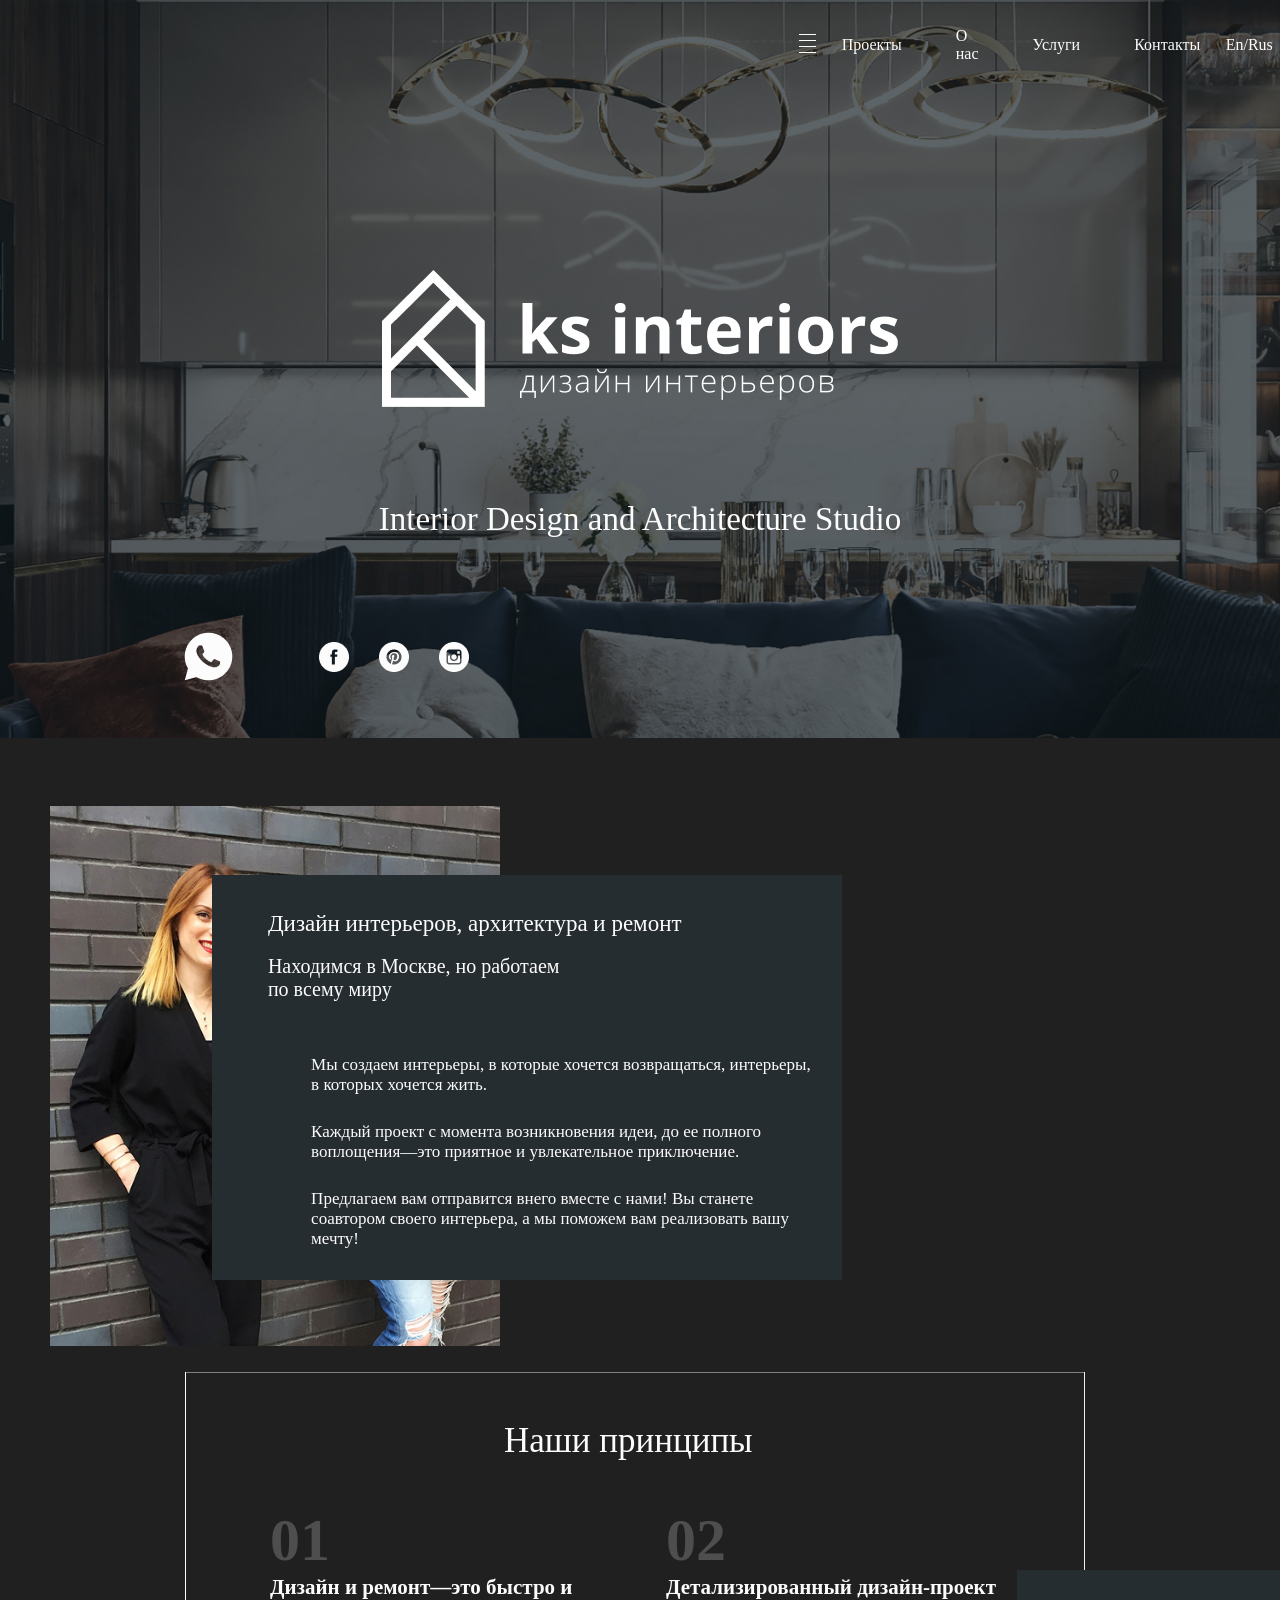
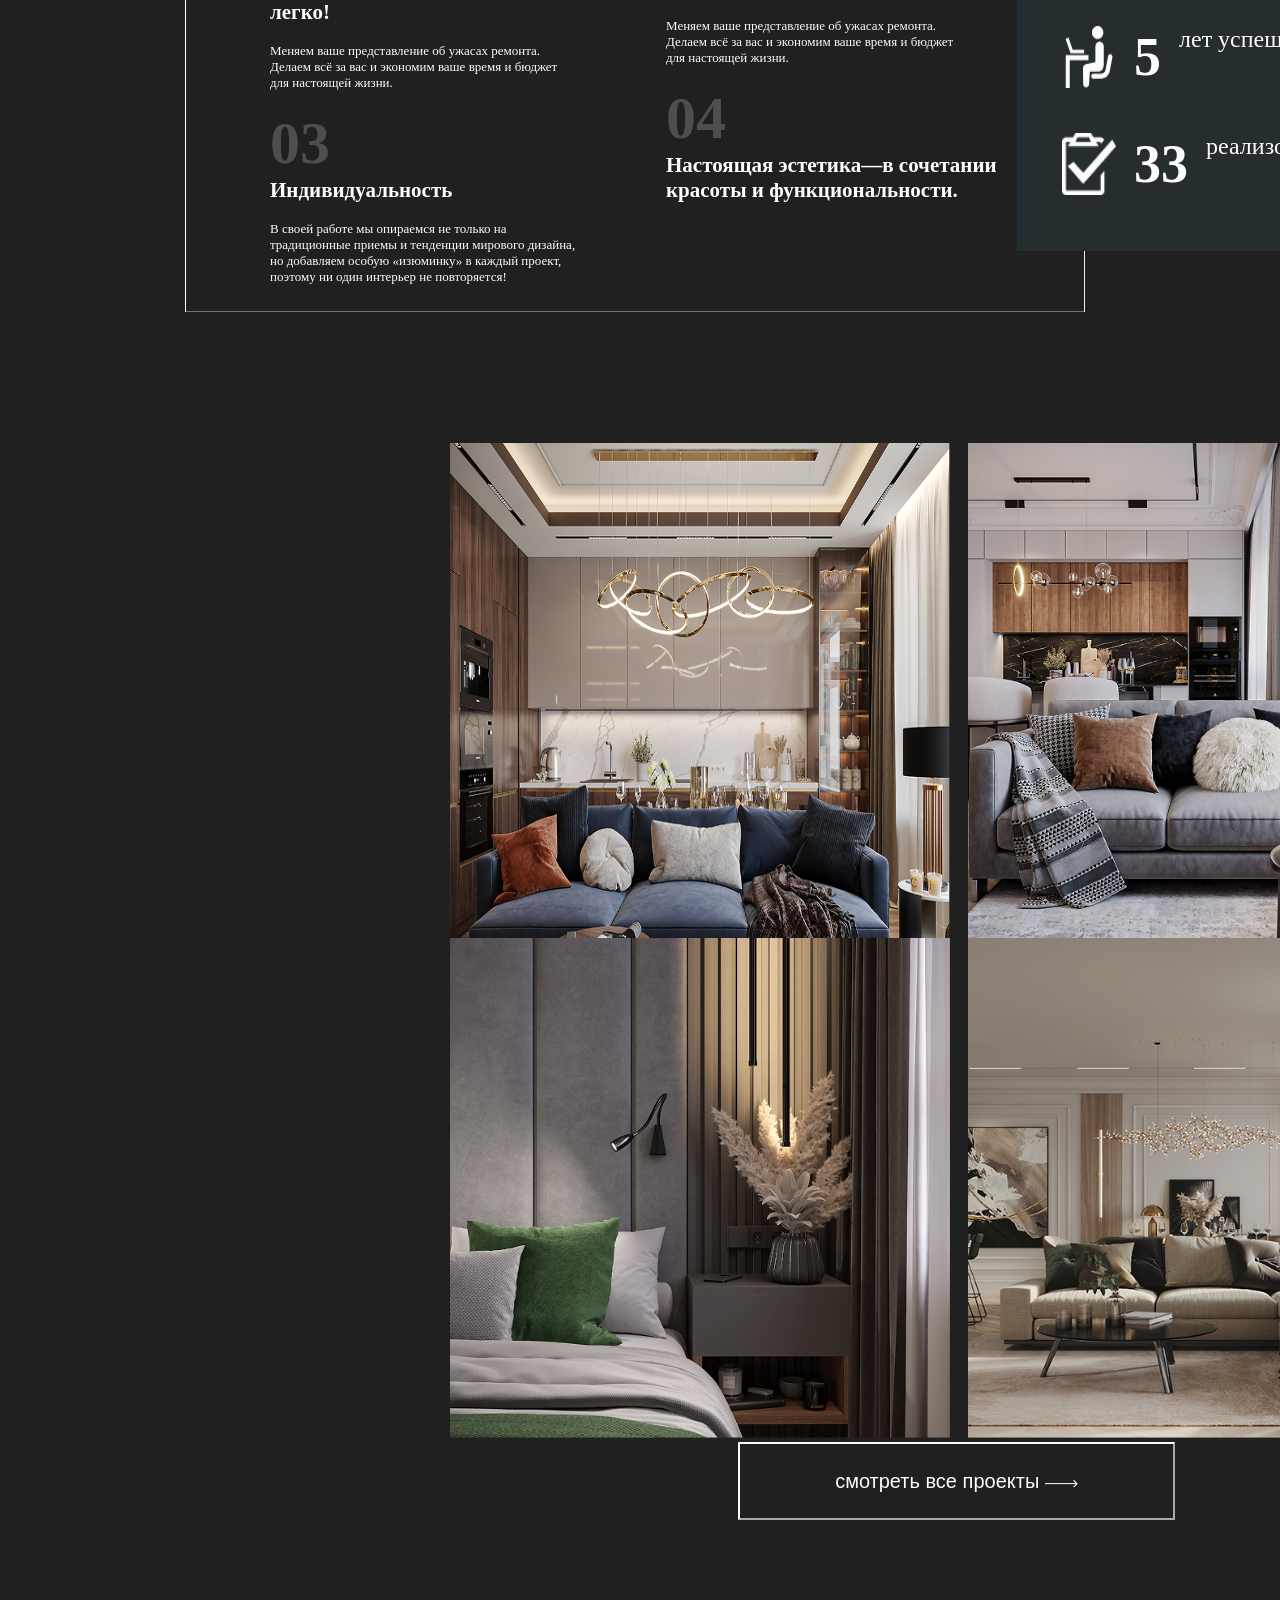
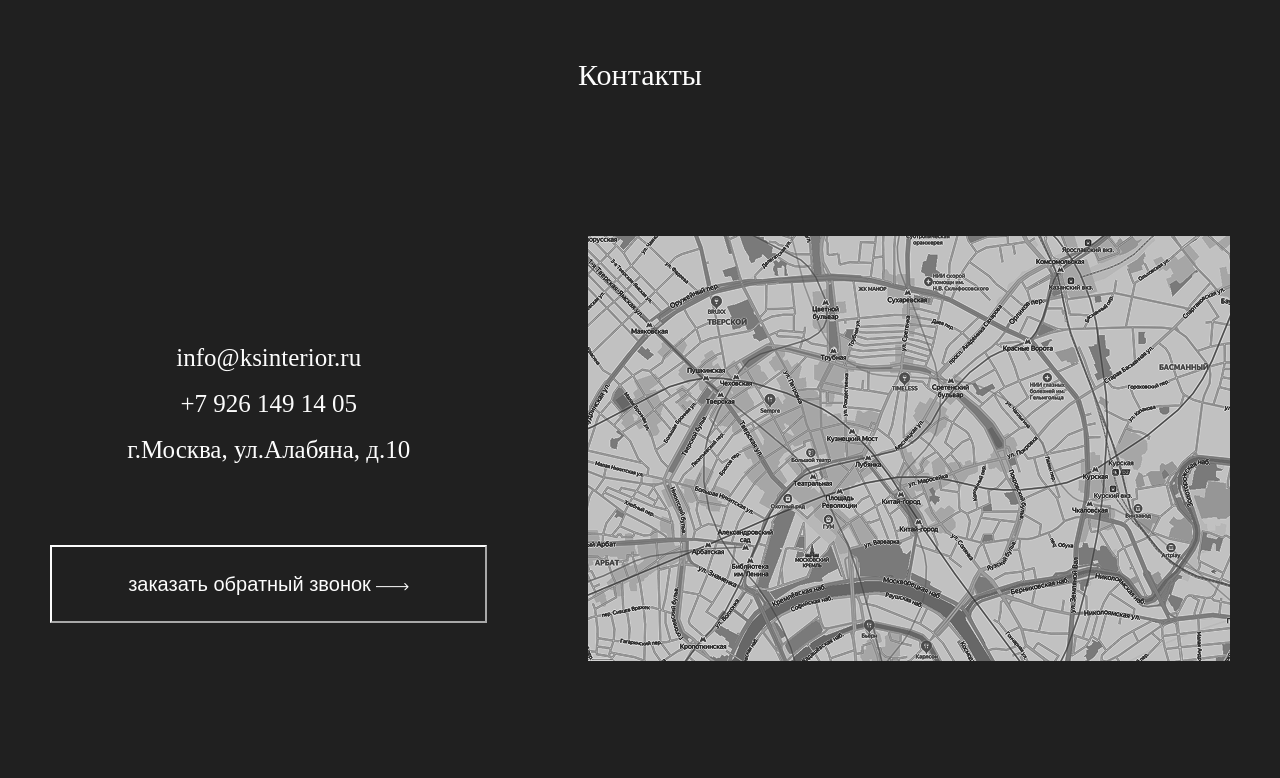
<file: dfio/index.html>
<!DOCTYPE html>
<html lang="en">
<head>
    <meta charset="UTF-8">
    <meta name="viewport" content="width=device-width, initial-scale=1.0">
    <title>Document</title>
    <link rel="stylesheet" href="main.css">
</head>
<body>
    <section class="ks-interiors">
      <header>
        <nav>
                <div class="foto_1">
                    <img src="images/Group 239.png" alt="">
                </div>
                <div class="tetx_1">
                    <ul>
                        <li><a href="../Project/Project.html">Проекты</a></li>
                        <li><a href="">О нас</a></li>
                        <li><a href="../Uslugi/uslugi.html">Услуги</a></li>
                        <li><a href="">Контакты</a></li>
                        
                    </ul>
                </div>
                <div class="language">
                    <p>En/Rus</p>
                </div>
        </nav>
      </header>
      <div class="container_1">
        <p class="p_1"><img src="images/path14.png"></p>
        <p class="p_2">Interior Design and Architecture Studio</p>
      </div>
      <div class="container_2">
      <img src="images/whatsapp-fill-svgrepo-com 1.png">
      <img src="images/Group 258.png">
      </div>
    </section>
    <main>
        <section class="disain">
            <div class="big_container">

            <div class="left_container"><img src="images/ph1 1.png"></div>

              <div class="right_container">

               <div class="container_3">
                <p class="p_3">Дизайн интерьеров, архитектура и ремонт</p>
                <p class="p_4">Находимся в Москве, но работаем<br> по всему миру</p>
              </div>

              <div class="container_4">
                <p class="p_5">Мы создаем интерьеры, в которые хочется возвращаться, интерьеры,<br> в которых хочется жить. </p>

                <p class="p_6">Каждый проект с момента возникновения идеи, до ее полного<br> воплощения—это приятное и увлекательное приключение. </p>

                <p class="p_7">Предлагаем вам отправится внего вместе с нами! Вы станете<br> соавтором своего интерьера, а мы поможем вам реализовать вашу<br> мечту!</p>

              </div>
        </div>
    </div>
    <div class="prins">
        <img src="images/Rectangle 135.png">
        <p class="p_8">Наши принципы</p>

        <div class="very_big_container">
        <div class="left_container_2">
            <div class="tetx_2">
            <div class="tetx_3">
            <h2>01</h2>
            <p><strong> Дизайн и ремонт—это быстро и легко! </strong></p>
            </div>
            <p>Меняем ваше представление об ужасах ремонта.<br>
                 Делаем всё      за вас и экономим ваше время и бюджет<br>
                  для настоящей жизни.</p>
        </div>
        <div class="tetx_2">
            <div class="tetx_3">
            <h2>03</h2>
            <p><strong> Индивидуальность </strong></p>
            </div>
            <p>В своей работе мы опираемся не только на <br>
                 традиционные приемы и тенденции мирового дизайна,<br>
                  но добавляем особую «изюминку» в каждый проект,<br>
                поэтому ни один интерьер не повторяется!<br>
            </p>
        </div>
    </div>

         <div class="right_container_2">

<div class="tetx_2">
            <div class="tetx_3">
            <h2>02</h2>
            <p><strong> Детализированный дизайн-проект </strong></p>
            </div>
            <p>Меняем ваше представление об ужасах ремонта.<br>
                 Делаем всё      за вас и экономим ваше время и бюджет<br>
                  для настоящей жизни.</p>
        </div>

        <div class="tetx_2">
            <div class="tetx_3">
            <h2>04</h2>
            <p><strong> Настоящая эстетика—в сочетании красоты и функциональности. </strong></p>
            </div>
        </div>
    </div>
</div>
</div>

<div class="container_5">
    <div class="tetx_4">
    <img src="images/desk-work-svgrepo-com 2.png">
    <h3>5</h3>
    <p>лет успешной работы студии</p>
    </div>
 <div class="tetx_4">
    <img src="images/layer1.png">
    <h3>33</h3>
    <p>реализованных проекта</p>
    </div>
</div>
        </section>

        <section class="images">
            <div class="foto_2">
                <img class="ft_2" src="images/ЖК Долина _ Кухня + Холлы _ 24_12_2021 _0000_.png">
                <img class="ft_1" src="images/City _ Kitchen-Living-Hall _ 0005_.png">
                 </div>

                 <div class="foto_3">
               <img class="ft_1" src="images/ЖК Прокшино _ 1 _ Спальня _ HQ _ 0005.png">
                <img class="ft_1" src="images/kitchen_View05_View080000.png">
                 </div>

                 <button class="button_1"> смотреть все проекты <img src="images/Arrow 1.png" alt=""></button>
        </section>
    </main>
</body>
<footer>
    <p class="p_10">Контакты</p>
    <div class="container_6">
    <div class="left_container_3">
        <p>info@ksinterior.ru</p>
        <p>+7 926 149 14 05</p>
        <p>г.Москва, ул.Алабяна, д.10</p>
        <button class="button_2"> заказать обратный звонок <img src="images/Arrow 1.png" alt=""></button>
    </div>
    <div class="right_container_3"><img src="images/image 1.png"></div>
    </div>
</footer>
</html>
</file>
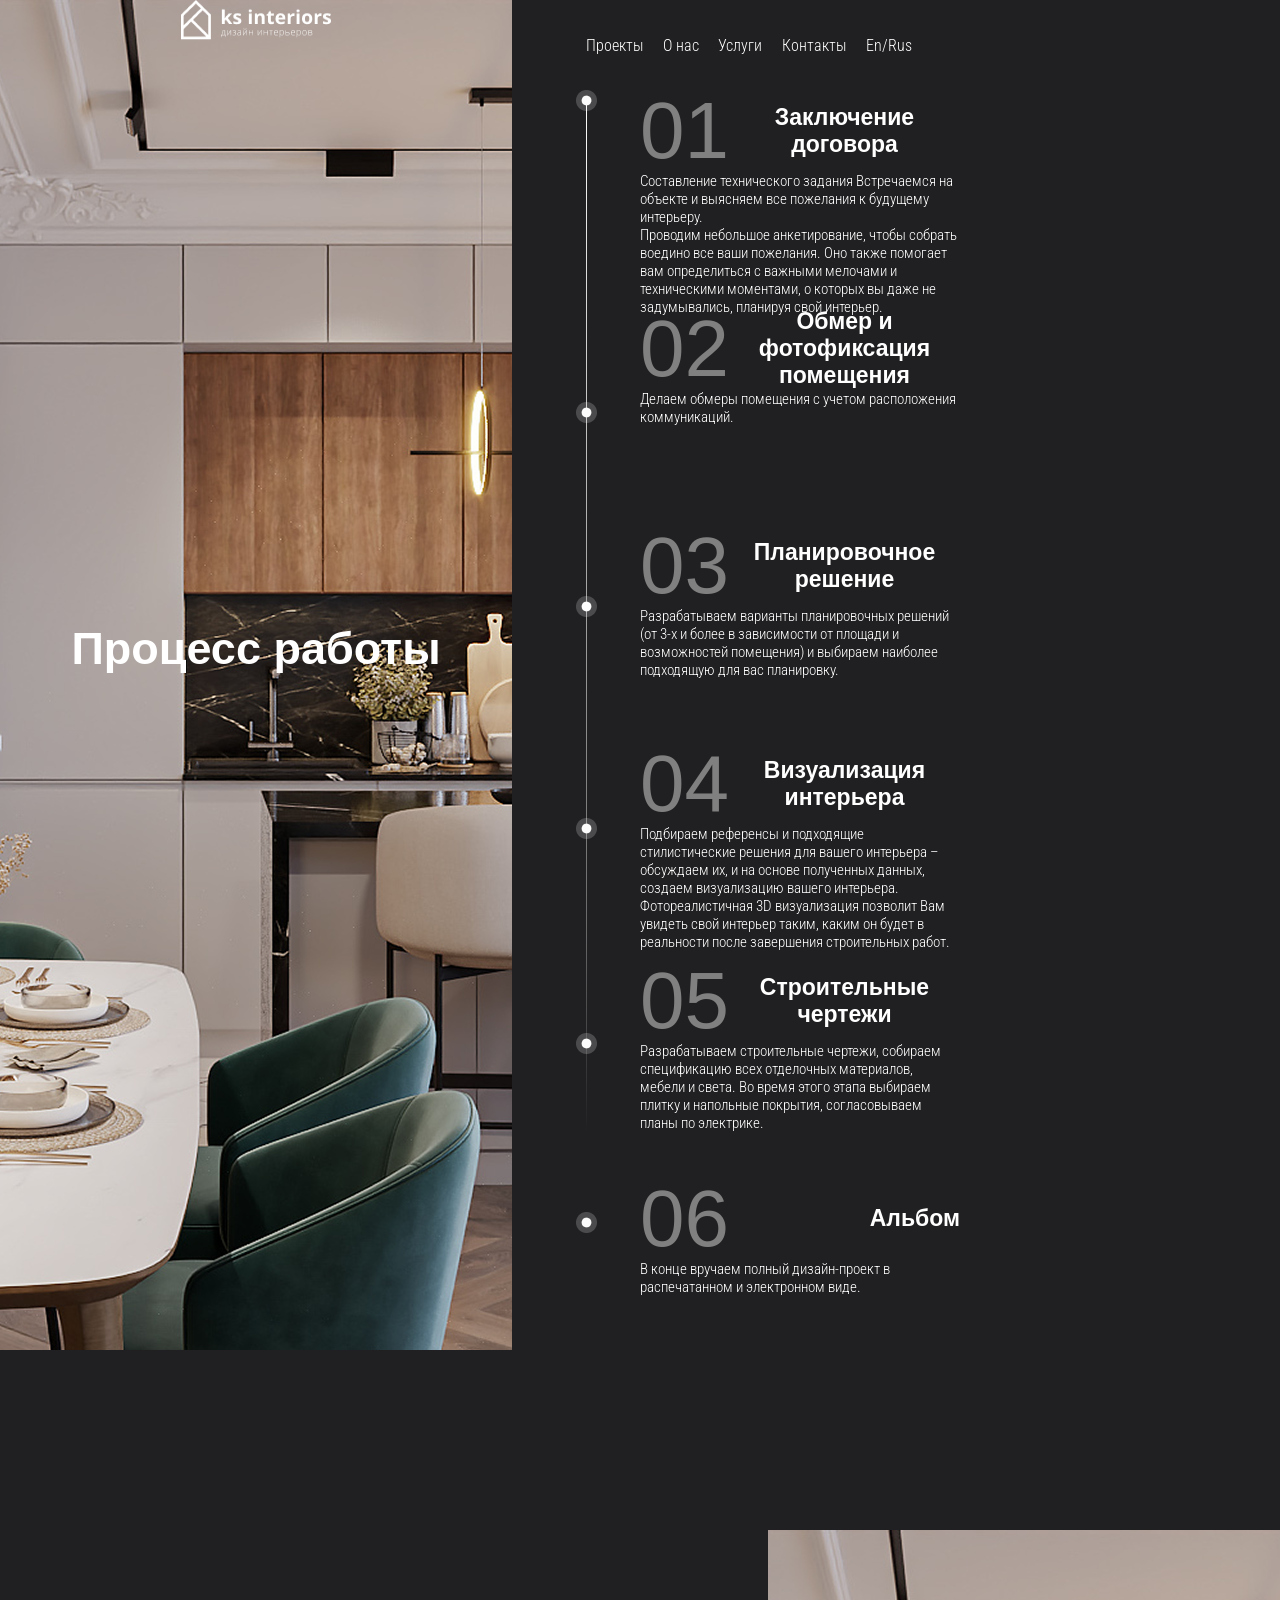
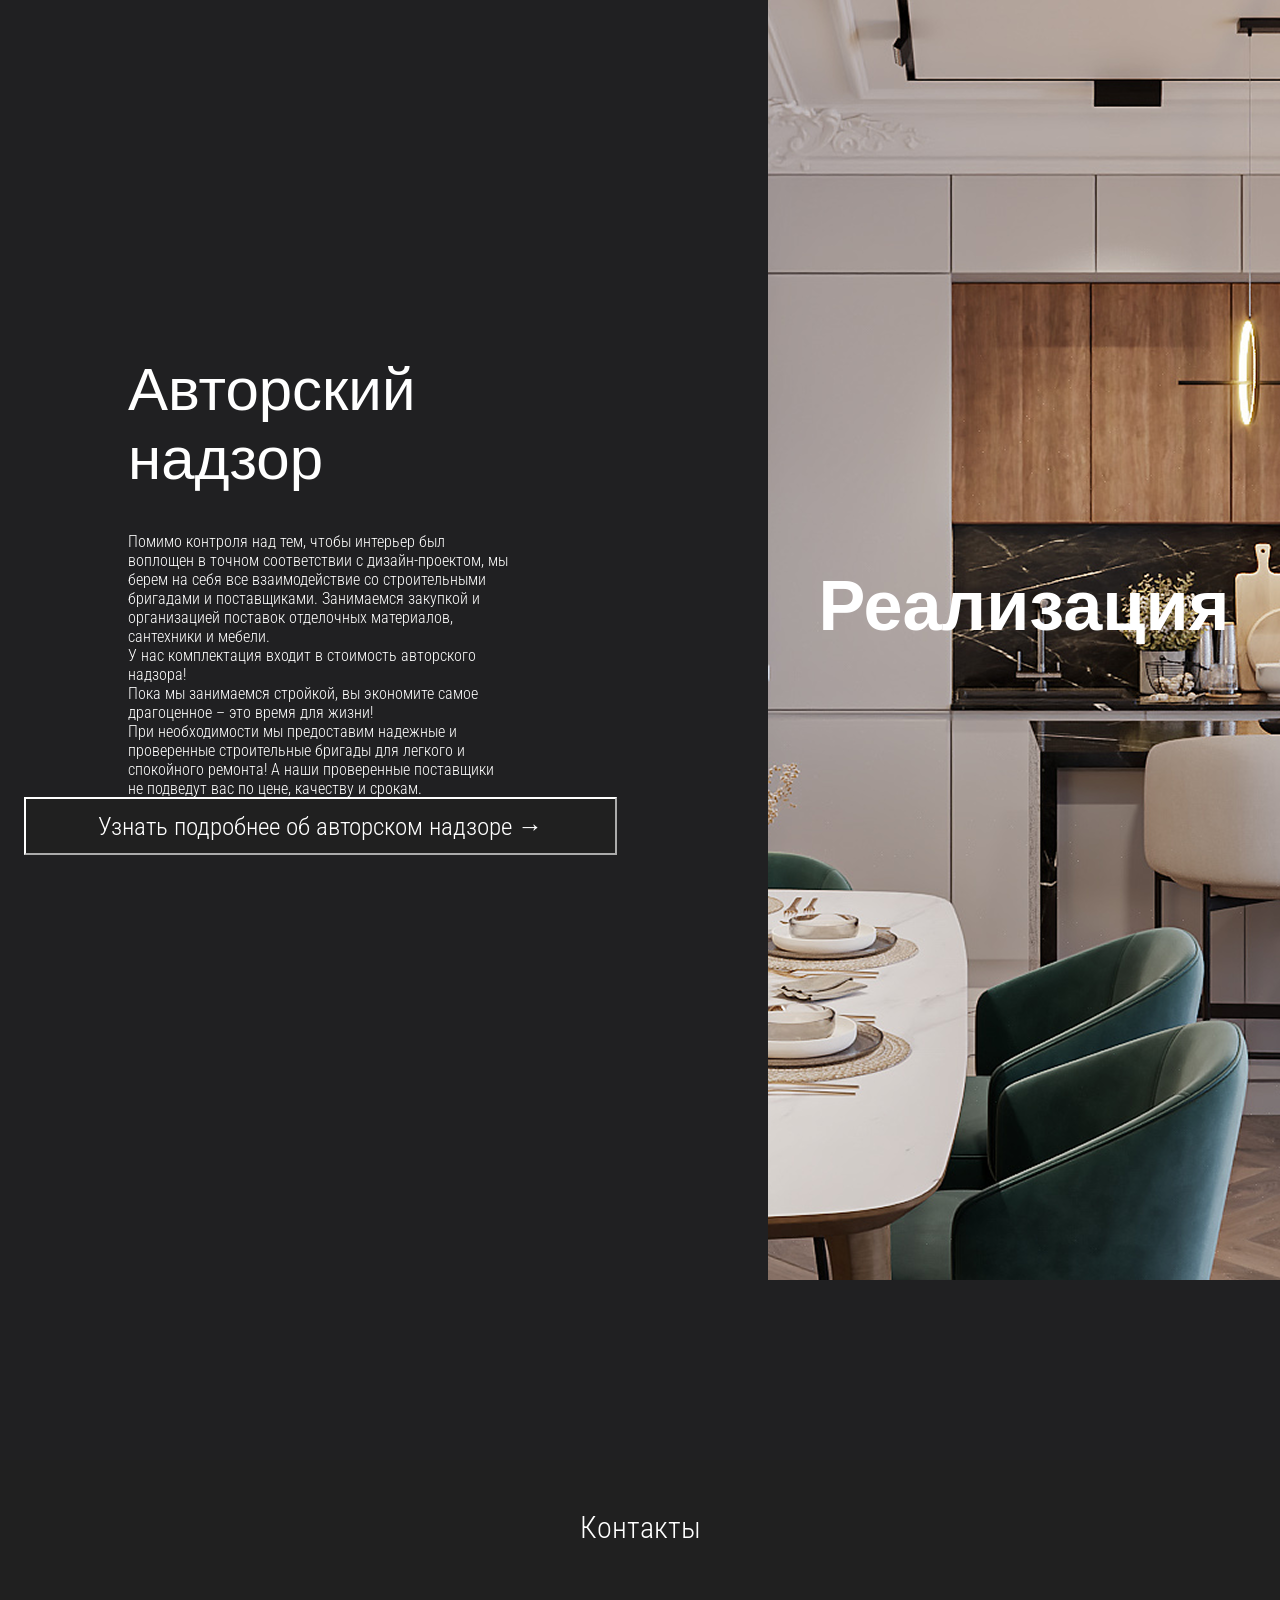
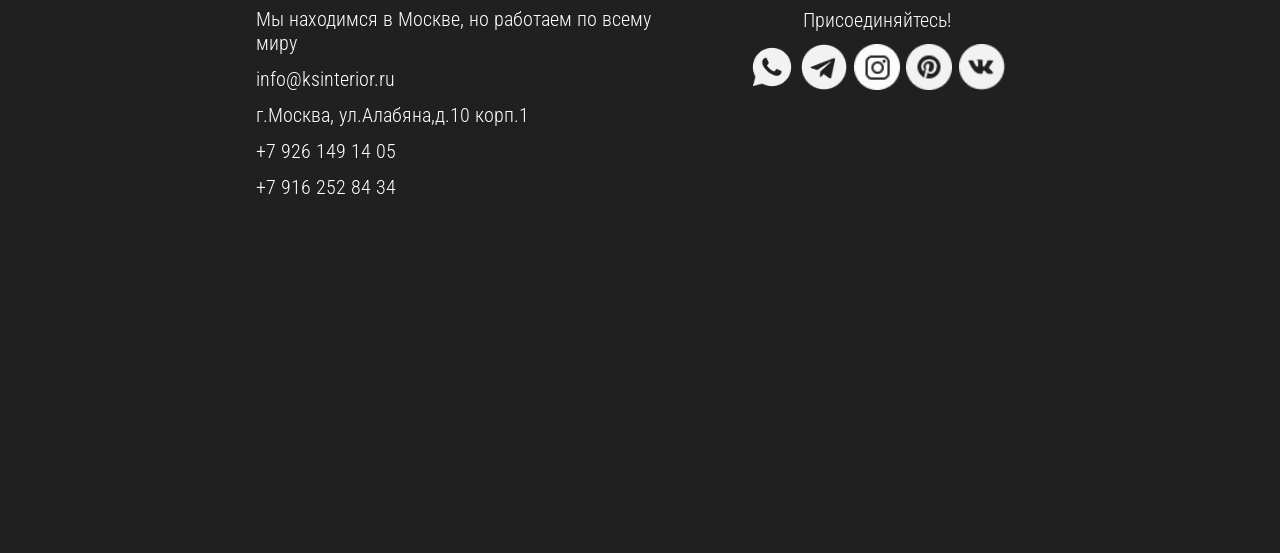
<file: Uslugi/uslugi.html>
<!DOCTYPE html>
<html lang="en">
<head>
    <meta charset="UTF-8">
    <meta name="viewport" content="width=device-width, initial-scale=1.0">
    <title>Ks interiors</title>
    <link rel="stylesheet" href="uslugi.css">
    <link rel="icon" href="fonts/like.png" type="image/png">
</head>
<body>
    <main>
        <section class="First">
            <div class="centr">
                <div class="left">
                    <div class="vnutri">
                        <img class="kartinka" src="fonts/path14.png">
                        <h1>Процесс работы</h1>
                    </div>
                </div>
                <div class="right">
                    <div class="nav">
                        <ul>
                            <a href="../Project/Project.html">Проекты</a>
                            <a href="../dfio/index.html">О нас</a>
                            <a href="../Uslugi/uslugi.html">Услуги</a>
                            <a href="">Контакты</a>
                            <p>En/Rus</p>
                        </ul>
                    </div>
                    <div class="osnova">
                        <div class="polosa"><img src="fonts/stages-line (1).png"></div>
                        <div class="ostalnoe">
                            <div class="nuter">
                                <div class="first">
                                    <p>01</p>
                                    <h2>Заключение договора</h2>
                                </div>
                                <div class="second">
                                    <p>Составление технического задания Встречаемся на объекте и выясняем все пожелания к будущему интерьеру. </p>
                                    <p>Проводим небольшое анкетирование, чтобы собрать воедино все ваши пожелания. Оно также помогает вам определиться с важными мелочами и техническими моментами, о которых вы даже не задумывались, планируя свой интерьер.</p>
                                </div>
                            </div>
                            <div class="nuter">
                                <div class="first">
                                    <p>02</p>
                                    <h2>Обмер и фотофиксация помещения</h2>
                                </div>
                                <div class="second">
                                    <p>Делаем обмеры помещения с учетом расположения коммуникаций.</p>
                                </div>
                            </div>
                            <div class="nuter">
                                <div class="first">
                                    <p>03</p>
                                    <h2>Планировочное решение</h2>
                                </div>
                                <div class="second">
                                    <p>Разрабатываем варианты планировочных решений (от 3-х и более в зависимости от площади и возможностей помещения) и выбираем наиболее подходящую для вас планировку.</p>
                                </div>
                            </div>
                            <div class="nuter">
                                <div class="first">
                                    <p>04</p>
                                    <h2>Визуализация интерьера</h2>
                                </div>
                                <div class="second">
                                    <p>Подбираем референсы и подходящие стилистические решения для вашего интерьера – обсуждаем их, и на основе полученных данных, создаем визуализацию вашего интерьера. Фотореалистичная 3D визуализация позволит Вам увидеть свой интерьер таким, каким он будет в реальности после завершения строительных работ.</p>
                                </div>
                            </div>
                            <div class="nuter">
                                <div class="first">
                                    <p>05</p>
                                    <h2>Строительные чертежи</h2>
                                </div>
                                <div class="second">
                                    <p>Разрабатываем строительные чертежи, собираем спецификацию всех отделочных материалов, мебели и света. Во время этого этапа выбираем плитку и напольные покрытия, согласовываем планы по электрике.</p>
                                </div>
                            </div>
                            <div class="nuter">
                                <div class="first">
                                    <p>06</p>
                                    <h2>Альбом</h2>
                                </div>
                                <div class="second">
                                    <p>В конце вручаем полный дизайн-проект в распечатанном и электронном виде.</p>
                                </div>
                            </div>
                        </div>
                    </div>
                </div>
            </div>
        </section>
        <section class="Second">
            <div class="sentr">
                <div class="pravo">
                    <div class="centivkis">
                        <div class="one">
                            <ul>
                                <a href="">Авторский надзор</a>
                            </ul>
                        </div>
                        <div class="toose">
                            <p>Помимо контроля над тем, чтобы интерьер был воплощен в точном соответствии с дизайн-проектом, мы берем на себя все взаимодействие со строительными бригадами и поставщиками. Занимаемся закупкой и организацией поставок отделочных материалов, сантехники и мебели. </p>
                            <p>У нас комплектация входит в стоимость авторского надзора!</p>
                            <p>Пока мы занимаемся стройкой, вы экономите самое драгоценное – это время для жизни! </p>
                            <p>При необходимости мы предоставим надежные и проверенные строительные бригады для легкого и спокойного ремонта! А наши проверенные поставщики не подведут вас по цене, качеству и срокам.</p>
                        </div>
                        <button class="knipku">Узнать подробнее об авторском надзоре →</button>
                    </div>
                </div>
                <div class="levo">
                    <h3>Реализация</h3>
                </div>
            </div>
        </section>
    </main>
    <footer>
        <div class="tabak">
            <div class="Kontakt">
                <p>Контакты</p>
            </div>
            <div class="niz">
                <div class="levchik">
                    <p>Мы находимся в Москве, но работаем по всему миру</p>
                    <p>info@ksinterior.ru</p>
                    <p>г.Москва, ул.Алабяна,д.10 корп.1</p>
                    <p>+7 926 149 14 05</p>
                    <p>+7 916 252 84 34</p>
                </div>
                <div class="meseng">
                    <p>Присоединяйтесь!</p>
                    <div class="fullkart">
                        <img src="fonts/whatsapp-fill-svgrepo-com 1.png">
                        <img src="fonts/telegram.png">
                        <img src="fonts/inst.png">
                        <img src="fonts/PINTEREST.png">
                        <img src="fonts/VK.png">
                    </div>
                </div>
            </div>
        </div>
    </footer>
</body>
</html>
</file>
<file: dfio/main.css>
* {
    margin: 0;
    padding: 0;
    box-sizing: border-box;
}
.ks-interiors{
    width: 100%;
    height: 82vh;
    background-image: url(images/hero-banner.jpg);
    background-repeat: no-repeat;
    background-size: cover;
}
header{
   width: 100%;
    height: 10vh;
    display: flex;
    justify-content: center;
}
nav{
    width: 37%;
    display: flex;
    justify-content: space-between;
    align-items: center;
    position: relative;
    left: 44vh;
}
nav ul{
    width: 26vw;
    height: 5vh;
    display: flex;
    justify-content: center;
    align-items: center;
    list-style: none;
    gap: 6vh;
}
nav a { text-decoration: none;color: #FCFCFC;}
.language{
    color: #FCFCFC;
}

.container_1{
    display: flex;
    flex-direction: column;
    justify-content: center;
    align-items: center;
    position: relative;
    top: 20vh;
}
.p_2{
    position: relative;
    top: 10vh;
    font-size: 33px;
    color: #FCFCFC;
}
.container_2{
    width: 30vh;
    display: flex;
    align-items: center;
    position: relative;
    left: 20vh;
    top: 40vh;
    gap: 9vh;
}
/*Секция 2*/
.disain{
width: 100%;
height: 140vh;
background-color: #202020;
}
.big_container{
display: flex;
justify-content:space-around;
align-items: center;
position: relative;
top: 7.5vh;
}
.left_container img{
 width: 50vh;
 height: 60vh;
}
.right_container{
width: 70vh;
 height: 45vh;
 z-index: 1;
background-color: #262D30;
position: relative;
right: 43.1vh;
}
.container_3{
    display: flex;
    flex-direction: column;
    justify-content: center;
    gap: 2vh;
    position: relative;
    left: 6.2vh;
    top: 4vh;
}
.p_3{
    font-size: 23px;
    color: #FCFCFC;
}
.p_4{
    font-size: 20px;
    color: #FCFCFC;
}

.container_4{
    display: flex;
    flex-direction: column;
    justify-content: center;
    gap: 3vh;
    position: relative;
    left: 11vh;
    top: 10vh;

}
.container_4 p{
    font-size: 17px;
    color: #FCFCFC;
}

.prins{
    width: 100vh;
    position: relative;
    top: 10vh;
}
.prins img{
    width: 100vh;
    height: 60vh;
    position: relative;
    left: 20.5vh;
}
.p_8{position: relative;top: -55vh; left: 56vh; font-size: 35px; color: #FCFCFC;}
.very_big_container{
    width: 100vh;
    display: flex;
    gap: 5vh;
    position: relative;
    top: -50vh;
    left:30vh ;
}
.left_container_2{
    display: flex;
    flex-direction: column;
    width: 39vh;
    
    gap: 2vh;
}
.tetx_2{
    display: flex;
    flex-direction: column;
    gap: 2vh;
}
.tetx_2 p{color: #FCFCFC; font-size: 13px;}
.tetx_3 p{font-size: 21px;  color: #FCFCFC;}
.tetx_3 h2{
 font-size: 60px;   color: #4e4e4e;
}
.right_container_2{
    display: flex;
    flex-direction: column;
    width: 39vh;
    gap: 2vh;
}

.container_5{
    width: 628px;
    height: 281px;
    display: flex;
    flex-direction: column;
    justify-content: center;
    background-color: #262D30;
    gap: 5vh;
    position: relative;
    left: 113vh;
    top: -75vh;
}
.tetx_4{
    display: flex;
    position: relative;
    left: 5vh;
    gap: 2vh;
}
.tetx_4 p{color: #FCFCFC; font-size: 24px;}
.tetx_4 img{width: 6vh;}
h3{font-size: 54px; color: #FCFCFC;}
/*Секция 3*/

.images{
width: 100%;
height: 140vh;
background-color: #202020;
}
.foto_2{
    width: 100vh;
    height: 40vh;
    display: flex;
    position: relative;
    top: 5vh;
    left: 50vh;
    gap: 2vh;
}
.foto_3{
    width: 100vh;
    height: 40vh;
    display: flex;
    position: relative;
    left: 50vh;
    gap: 2vh;
    top: 20vh;
}
.ft_1{
    width: 600px;
    height: 500px;
}
.ft_2{
    width: 500px;
    height: 500px;
}
.button_1{
width: 437px;
height: 78px;
position: relative;
top: 36vh;
left: 82vh;
font-size: 20px;
color: #FCFCFC;
background: none;
border-color: #FCFCFC;
}
footer{
width: 100%;
height: 80vh;
background-color: #202020;
}
.p_10{
    display: flex;
    justify-content: center;
    align-items: center;
    font-size: 30px;
    color: #FCFCFC;
}
.container_6{
    display: flex;
    justify-content: space-around;
    align-items: center; 
    position: relative;
    top: 16vh;
}
.left_container_3{
    display: flex;
    flex-direction: column;
    justify-content: center;
    align-items: center;
    gap: 2vh;
}
.left_container_3 p{
    font-size: 25px;
    color: #FCFCFC;
}
.button_2{
width: 437px;
height: 78px;
position: relative;
top: 7vh;
font-size: 20px;
color: #FCFCFC;
background: none;
border-color: #FCFCFC;
}
</file>
<file: Uslugi/uslugi.css>
*{
    padding: 0;
    margin: 0;
    box-sizing: border-box;
}
@font-face{
    font-family: "Condensed";
    src: url(shrift/Roboto_Condensed/static/RobotoCondensed-Light.ttf);
}
@font-face{
    font-family: "CondensedMed";
    src: url(shrift/Roboto_Condensed/static/RobotoCondensed-Regular.ttf);
}
.First{
    width: 100vw;
    height: 170vh;
    background-color: #202022;
}
.centr{
    width: 85vw;
    height: 150vh;
    display: flex;
    justify-content: space-between;
}
.left{
    width: 40vw;
    height: 150vh;
    transition: box-shadow 0.1s ease;
    box-shadow: inset 0 0 0 rgba(0, 0, 0, 0);
    display: flex;
    flex-direction: column;
    background-image: url(fonts/City\ _\ Kitchen-Living-Hall\ _\ 0006_\ 1.png);
    background-repeat: no-repeat;
}
.left:hover {
    box-shadow: inset 0 0 0 1000px rgba(0, 0, 0, 0.4);
}
.right{
    width: 40vw;
    height: 150vh;
}
.nav{
    width: 40vw;
    height: 10vh;
}
.nav ul{
    width: 27vw;
    height: 10vh;
    font-family: "Condensed", sans-serif;
    display: flex;
    color: white;
    align-items: center;
    justify-content: space-around;
}
.nav ul a:hover{
    text-decoration: underline;
}
.nav ul a{
    font-family: "Condensed", sans-serif;
    color: white;
    list-style: none;
    text-decoration: none;
}
.osnova{
    width: 45vw;
    height: 140vh;
    display: flex;
    justify-content: space-between;
}
.vnutri{
    width: 40vw;
    height: 75vh;
    font-family: "CondensedMid", sans-serif;
    display: flex;
    flex-direction: column;
    align-items: center;
    justify-content: space-between;
    color: white;
    font-size: 30px;
}
.kartinka{
    width: 150px;
    height: 40px;
}
.ostalnoe{
    width: 40vw;
    height: 145vh;
    display: flex;
    flex-direction: column;
    justify-content: space-between;
}
.nuter{
    width: 25vw;
    height: 30vh;
    display: flex;
    flex-direction: column;
    justify-content: space-evenly;
}
.first{
    width: 25vw;
    height: 5vh;
    text-align: center;
    display: flex;
    align-items: center;
    justify-content: space-between;
}
.second{
    width: 25vw;
    height: 13vh;
    font-family: "Condensed", sans-serif;
    display: flex;
    flex-direction: column;
    justify-content: space-between;
    font-size: 15px;
    color: white;
}
.first p{
    font-family: "CondensedMid", sans-serif;
    font-size: 80px;
    color: grey;
}
.first h2{
    font-family: "CondensedMid", sans-serif;
    color: white;
    font-size: 23px;
}
.Second{
    width: 100vw;
    height: 170vh;
    background-color: #202022;
}
.sentr{
    width: 100vw;
    height: 150vh;
    display: flex;
    justify-content: space-between;
    align-items: center;
}
.pravo{
    width: 50vw;
    height: 130vh;
    display: flex;
    flex-direction: column;
    justify-content: center;
    align-items: center;
}
.levo{
    width: 40vw;
    height: 150vh;
    font-family: "CondensedMid", sans-serif;
    transition: box-shadow 0.1s ease;
    box-shadow: inset 0 0 0 rgba(0, 0, 0, 0);
    display: flex;
    flex-direction: column;
    justify-content: center;
    align-items: center;
    font-size: 60px;
    color: white;
    background-image: url(fonts/City\ _\ Kitchen-Living-Hall\ _\ 0006_\ 1.png);
    background-repeat: no-repeat;
}
.levo:hover {
    box-shadow: inset 0 0 0 1000px rgba(0, 0, 0, 0.4);
}
.one ul a{
    font-family: "CondensedMid", sans-serif;
    font-size: 60px;
    color: white;
    list-style: none;
    text-decoration: none;
}
.one ul a:hover{
    text-decoration: underline;
}
.toose{
    height: 25vh;
    font-family: "Condensed", sans-serif;
    color: white;
    font-size: 16px;
    display: flex;
    flex-direction: column;
    justify-content: space-evenly;
}
.centivkis{
    width: 30vw;
    height: 60vh;
    display: flex;
    flex-direction: column;
    text-align: start;
    align-items: center;
    justify-content: space-around;
}
.knipku{
    width: 593px;
    height: 58px;
    font-family: "Condensed", sans-serif;
    font-size: 25px;
    color: white;
    border-color: white;
    background-color: #202020;
}
footer{
    width: 100vw;
    height: 77vh;
    background-color: #202020;
}
.tabak{
    width: 100vw;
    height: 70vh;
    display: flex;
    flex-direction: column;
    justify-content: space-evenly;
    align-items: center;
}
.Kontakt{
    font-family: "Condensed", sans-serif;
    width: 30vw;
    height: 5vh;
    display: flex;
    justify-content: center;
    align-items: center;
    font-size: 30px;
    color: white;
}
.niz{
    width: 60vw;
    height: 50vh;
    display: flex;
    justify-content: space-between;
    align-items: start;
}
.levchik{
    font-family: "Condensed", sans-serif;
    width: 32vw;
    height: 24vh;
    display: flex;
    flex-direction: column;
    color: white;
    font-size: 20px;
    justify-content: space-evenly;
}
.meseng{
    font-family: "Condensed", sans-serif;
    width: 23vw;
    height: 12vh;
    display: flex;
    color: white;
    font-size: 20px;
    flex-direction: column;
    justify-content: space-evenly;
    align-items: center;
}
.fullkart{
    width: 20vw;
    display: flex;
    justify-content: space-between;
}
.fullkart img{
    width: 46px;
    height: 46px;
}
</file>
